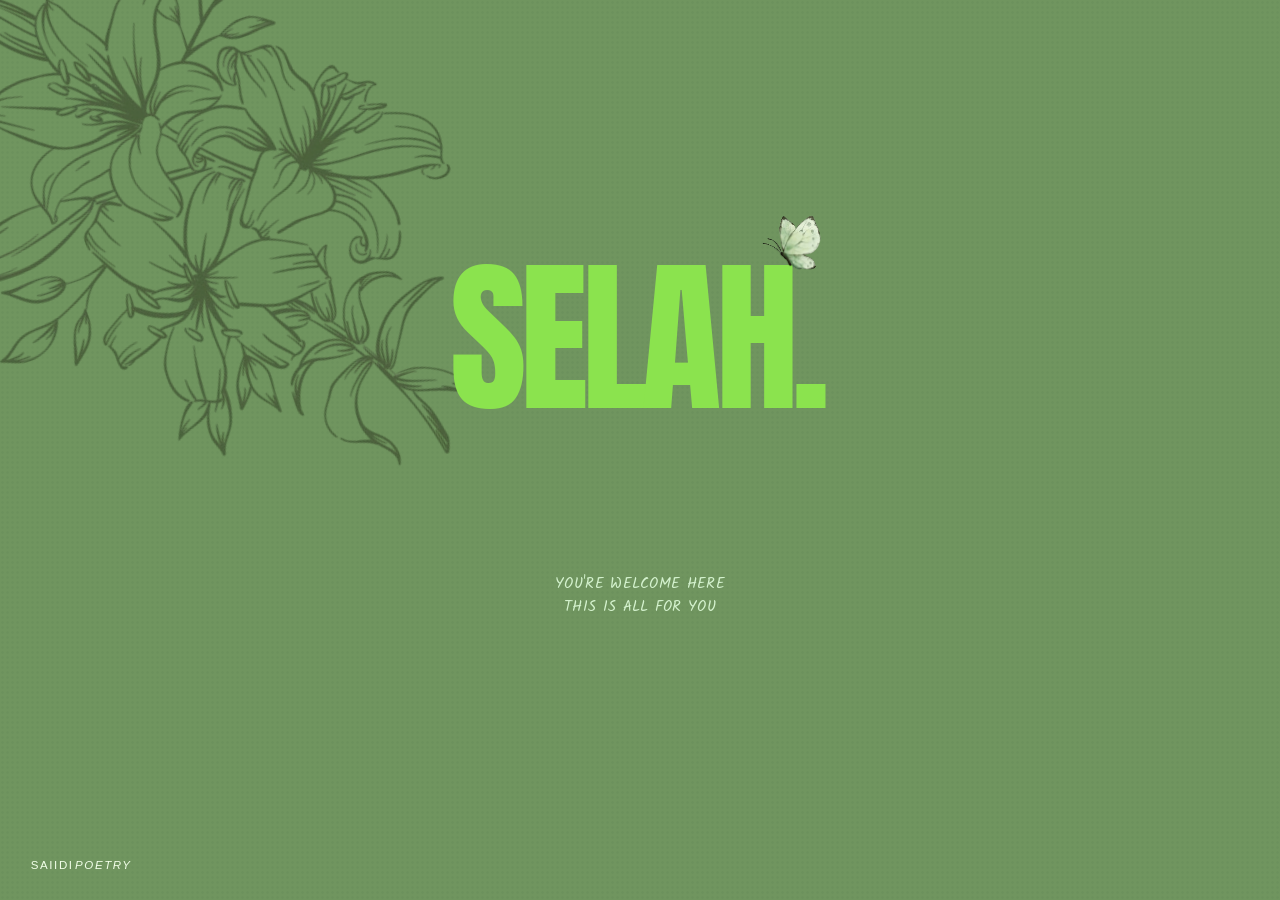
<file: index.html>
<!doctype html>
<html lang="en">
  <head>
    <meta charset="UTF-8" />
    <meta name="viewport" content="width=device-width, initial-scale=1.0" />
    <meta name="description" content="Saiidi Poetry — a quiet place for words." />
    <title>Selah. | Saiidi Poetry</title>
    <link rel="preconnect" href="https://fonts.googleapis.com" />
    <link rel="preconnect" href="https://fonts.gstatic.com" crossorigin />
    <link href="https://fonts.googleapis.com/css2?family=Anton&family=Kalam:wght@400;700&display=swap" rel="stylesheet" />
    <link rel="stylesheet" href="styles.css" />
  </head>
  <body>
    <main class="hero" aria-labelledby="page-title">
      <img class="botanical botanical-left" src="floral.png" alt="" aria-hidden="true" />

      <div class="content">
        <div class="butterfly" aria-hidden="true">
          <span class="wing wing-left"></span>
          <span class="wing wing-right"></span>
          <span class="butterfly-body"></span>
        </div>
        <h1 id="page-title"><a href="linger.html" aria-label="Enter Selah">SELAH<span>.</span></a></h1>
        <p class="welcome">YOU'RE WELCOME HERE<br />THIS IS ALL FOR YOU</p>
      </div>

      <a class="brand" href="#" aria-label="Saiidi Poetry home">SAIIDI<span>POETRY</span></a>
    </main>
  </body>
</html>
</file>
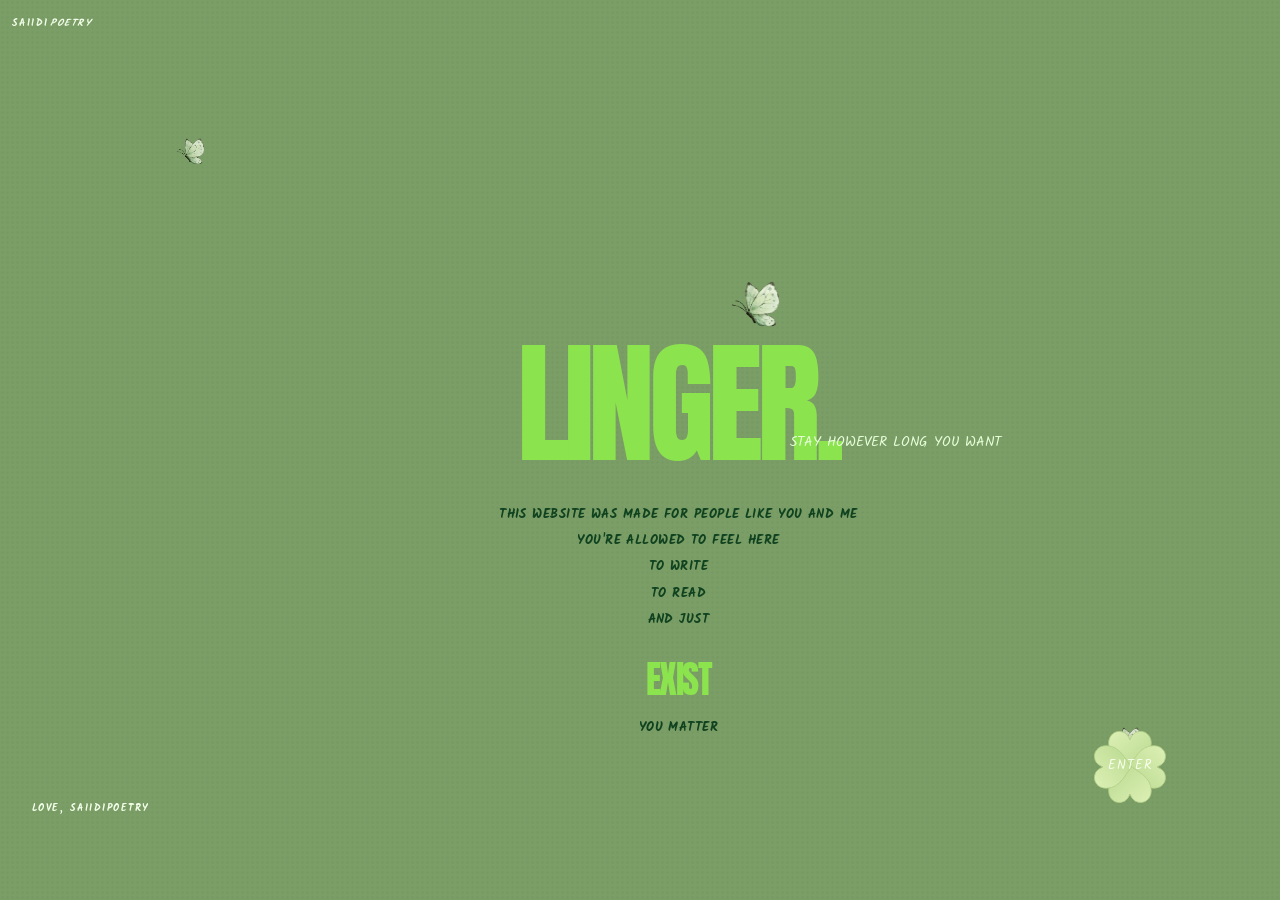
<file: linger.html>
<!doctype html>
<html lang="en">
  <head>
    <meta charset="UTF-8" />
    <meta name="viewport" content="width=device-width, initial-scale=1.0" />
    <meta name="description" content="Linger with Saiidi Poetry." />
    <title>Linger. | Saiidi Poetry</title>
    <link rel="preconnect" href="https://fonts.googleapis.com" />
    <link rel="preconnect" href="https://fonts.gstatic.com" crossorigin />
    <link href="https://fonts.googleapis.com/css2?family=Anton&family=Kalam:wght@400;700&display=swap" rel="stylesheet" />
    <link rel="stylesheet" href="styles.css" />
  </head>
  <body class="linger-page">
    <main class="linger" aria-labelledby="linger-title">
      <a class="linger-brand" href="index.html" aria-label="Return to Saiidi Poetry home">SAIIDI<span>POETRY</span></a>

      <section class="linger-content">
        <div class="linger-butterfly butterfly-main" aria-hidden="true">
          <span class="butterfly-base"></span><span class="linger-wing linger-wing-left"></span><span class="linger-wing linger-wing-right"></span>
        </div>
        <div class="linger-heading">
          <h1 id="linger-title">LINGER.</h1>
          <p>STAY HOWEVER LONG YOU WANT</p>
        </div>

        <div class="linger-copy">
          <p>THIS WEBSITE WAS MADE FOR PEOPLE LIKE YOU AND ME</p>
          <p>YOU'RE ALLOWED TO FEEL HERE</p>
          <p>TO WRITE</p>
          <p>TO READ</p>
          <p>AND JUST</p>
          <p class="exist">EXIST</p>
          <p>YOU MATTER</p>
        </div>
      </section>

      <div class="linger-butterfly butterfly-companion companion-one" aria-hidden="true">
        <span class="butterfly-base"></span><span class="linger-wing linger-wing-left"></span><span class="linger-wing linger-wing-right"></span>
      </div>
      <div class="linger-butterfly butterfly-companion companion-two" aria-hidden="true">
        <span class="butterfly-base"></span><span class="linger-wing linger-wing-left"></span><span class="linger-wing linger-wing-right"></span>
      </div>

      <p class="linger-love">LOVE, SAIIDIPOETRY</p>
      <a class="clover-link" href="where.html" aria-label="Choose where to begin">
        <svg class="clover-graphic" viewBox="0 0 100 100" aria-hidden="true">
          <defs>
            <linearGradient id="leaf-shade" x1="0" y1="0" x2="1" y2="1">
              <stop offset="0" stop-color="#ddf0b6" />
              <stop offset="1" stop-color="#b8d98e" />
            </linearGradient>
          </defs>
          <g fill="url(#leaf-shade)" stroke="#b1cf86" stroke-width="1">
            <path d="M50 52C43 45 24 39 24 21c0-10 8-16 16-14 5 1 8 5 10 10 2-5 5-9 10-10 8-2 16 4 16 14 0 18-19 24-26 31Z" />
            <path d="M50 52C43 45 24 39 24 21c0-10 8-16 16-14 5 1 8 5 10 10 2-5 5-9 10-10 8-2 16 4 16 14 0 18-19 24-26 31Z" transform="rotate(90 50 50)" />
            <path d="M50 52C43 45 24 39 24 21c0-10 8-16 16-14 5 1 8 5 10 10 2-5 5-9 10-10 8-2 16 4 16 14 0 18-19 24-26 31Z" transform="rotate(180 50 50)" />
            <path d="M50 52C43 45 24 39 24 21c0-10 8-16 16-14 5 1 8 5 10 10 2-5 5-9 10-10 8-2 16 4 16 14 0 18-19 24-26 31Z" transform="rotate(270 50 50)" />
          </g>
        </svg>
        <span>ENTER</span>
      </a>
    </main>
  </body>
</html>
</file>
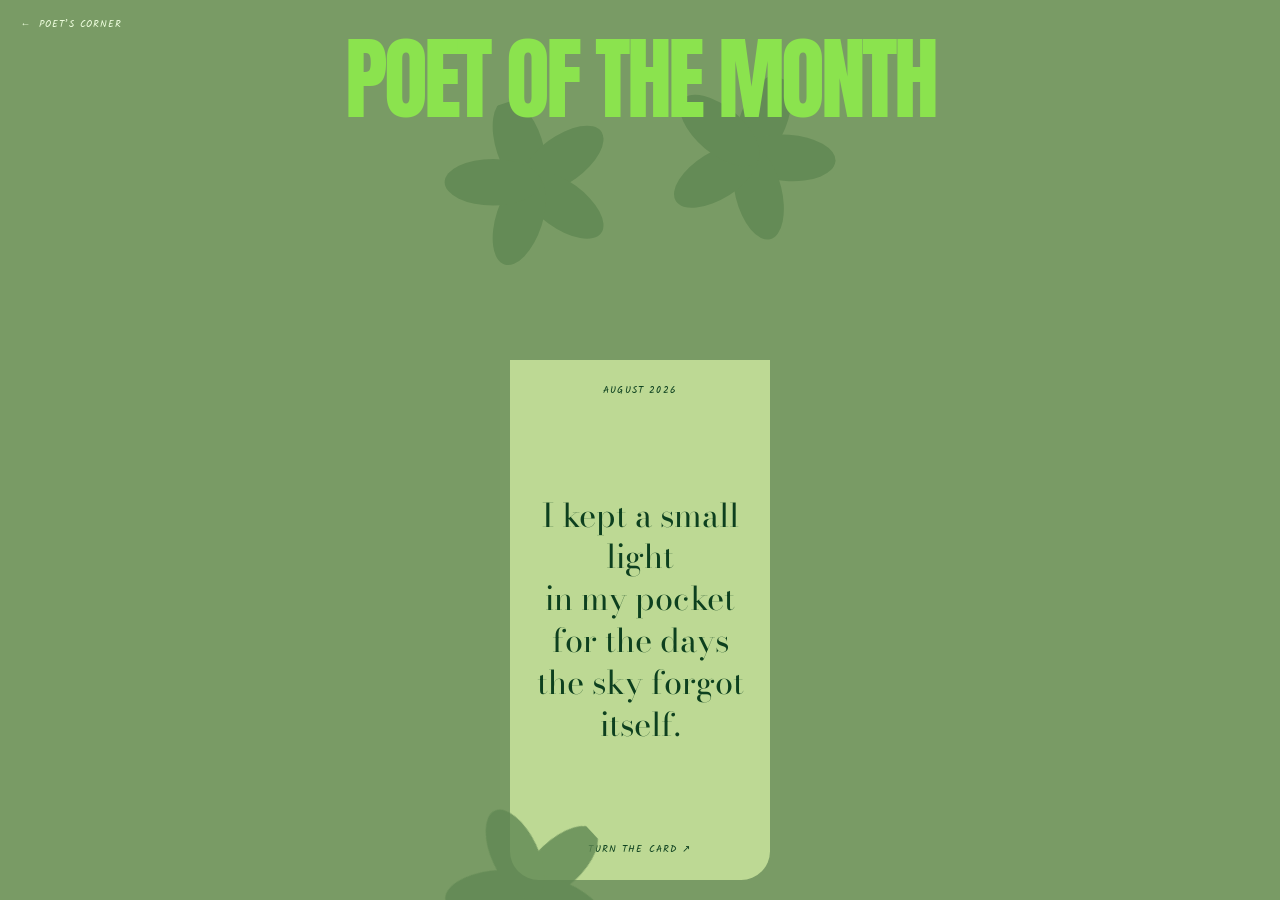
<file: poet-of-the-month.html>
<!doctype html>
<html lang="en">
  <head>
    <meta charset="UTF-8" />
    <meta name="viewport" content="width=device-width, initial-scale=1.0" />
    <meta name="description" content="Poet of the Month at Saiidi Poetry." />
    <title>Poet of the Month | Saiidi Poetry</title>
    <link rel="preconnect" href="https://fonts.googleapis.com" />
    <link rel="preconnect" href="https://fonts.gstatic.com" crossorigin />
    <link href="https://fonts.googleapis.com/css2?family=Anton&family=Bodoni+Moda:opsz,wght@6..96,400;6..96,500&family=Italianno&family=Kalam:wght@400;700&display=swap" rel="stylesheet" />
    <link rel="stylesheet" href="styles.css" />
  </head>
  <body class="spotlight-page">
    <main class="spotlight">
      <section class="spotlight-hero" aria-labelledby="poet-name">
        <a class="spotlight-return" href="poets-corner.html">← <span>POET’S CORNER</span></a>
        <p class="spotlight-title">POET OF THE MONTH</p>
        <svg class="spotlight-bloom bloom-top-left" viewBox="0 0 100 100" aria-hidden="true"><g><ellipse cx="50" cy="27" rx="14" ry="29" /><ellipse cx="50" cy="27" rx="14" ry="29" transform="rotate(72 50 50)" /><ellipse cx="50" cy="27" rx="14" ry="29" transform="rotate(144 50 50)" /><ellipse cx="50" cy="27" rx="14" ry="29" transform="rotate(216 50 50)" /><ellipse cx="50" cy="27" rx="14" ry="29" transform="rotate(288 50 50)" /></g></svg>
        <svg class="spotlight-bloom bloom-top-right" viewBox="0 0 100 100" aria-hidden="true"><g><ellipse cx="50" cy="27" rx="14" ry="29" /><ellipse cx="50" cy="27" rx="14" ry="29" transform="rotate(72 50 50)" /><ellipse cx="50" cy="27" rx="14" ry="29" transform="rotate(144 50 50)" /><ellipse cx="50" cy="27" rx="14" ry="29" transform="rotate(216 50 50)" /><ellipse cx="50" cy="27" rx="14" ry="29" transform="rotate(288 50 50)" /></g></svg>
        <svg class="spotlight-bloom bloom-bottom" viewBox="0 0 100 100" aria-hidden="true"><g><ellipse cx="50" cy="27" rx="14" ry="29" /><ellipse cx="50" cy="27" rx="14" ry="29" transform="rotate(72 50 50)" /><ellipse cx="50" cy="27" rx="14" ry="29" transform="rotate(144 50 50)" /><ellipse cx="50" cy="27" rx="14" ry="29" transform="rotate(216 50 50)" /><ellipse cx="50" cy="27" rx="14" ry="29" transform="rotate(288 50 50)" /></g></svg>
        <button class="spotlight-card" type="button" aria-pressed="false" aria-label="Turn the Poet of the Month card">
          <span class="spotlight-card-inner">
            <span class="spotlight-card-face spotlight-card-front">
              <span class="card-face-label">AUGUST 2026</span>
              <span class="card-poem">I kept a small light<br />in my pocket<br />for the days<br />the sky forgot itself.</span>
              <span class="card-turn">TURN THE CARD ↗</span>
            </span>
            <span class="spotlight-card-face spotlight-card-back">
              <span class="card-face-label">AUGUST 2026</span>
              <!-- Replace Moonwater and this note with the selected poet's pen name and words. -->
              <span class="card-poet" id="poet-name">Moonwater</span>
              <span class="card-note">“This poem started on a day I needed to remember that a little light can still be enough.”</span>
              <span class="card-turn">TURN BACK ↗</span>
            </span>
          </span>
        </button>
      </section>

    </main>
    <script>
      const card = document.querySelector('.spotlight-card');
      card.addEventListener('click', () => {
        const flipped = card.classList.toggle('is-flipped');
        card.setAttribute('aria-pressed', String(flipped));
      });
    </script>
  </body>
</html>
</file>
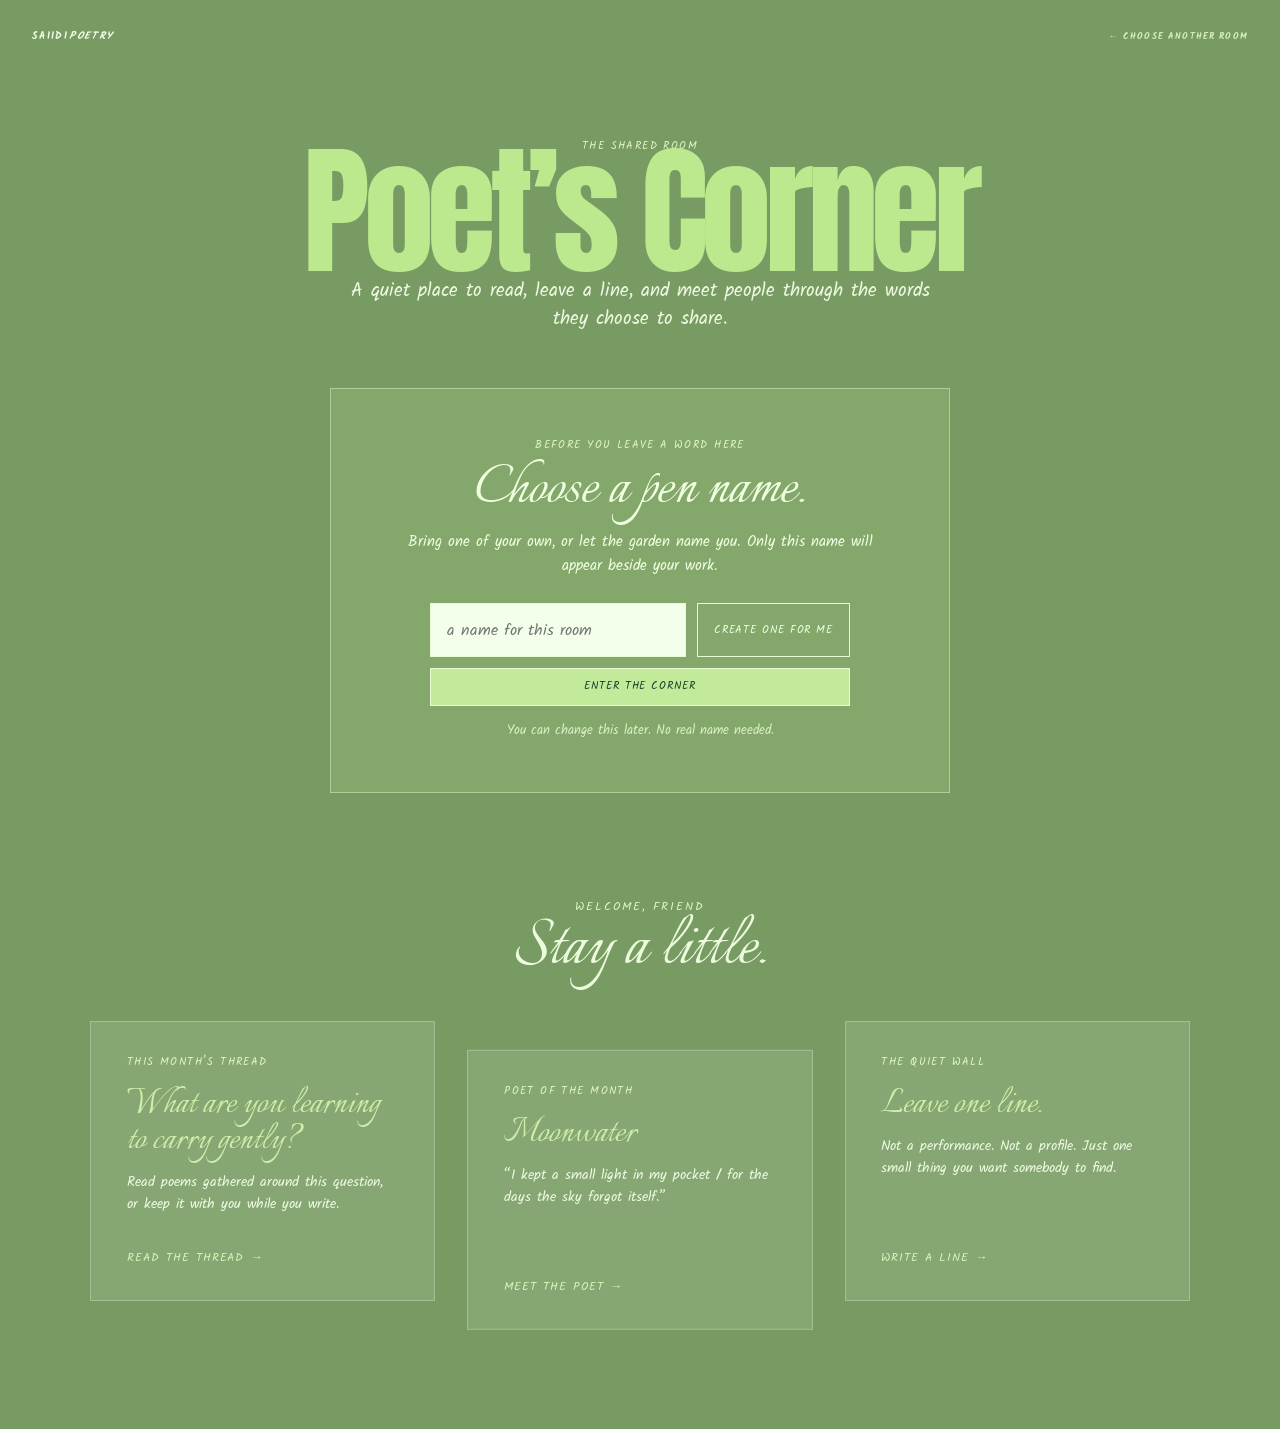
<file: poets-corner.html>
<!doctype html>
<html lang="en">
  <head>
    <meta charset="UTF-8" />
    <meta name="viewport" content="width=device-width, initial-scale=1.0" />
    <meta name="description" content="Poet's Corner — a shared room for anonymous poetry." />
    <title>Poet's Corner | Saiidi Poetry</title>
    <link rel="preconnect" href="https://fonts.googleapis.com" />
    <link rel="preconnect" href="https://fonts.gstatic.com" crossorigin />
    <link href="https://fonts.googleapis.com/css2?family=Anton&family=Bodoni+Moda:opsz,wght@6..96,400;6..96,500&family=Italianno&family=Kalam:wght@400;700&display=swap" rel="stylesheet" />
    <link rel="stylesheet" href="styles.css" />
  </head>
  <body class="corner-page">
    <main class="corner">
      <header class="corner-header">
        <a class="corner-brand" href="index.html">SAIIDI<span>POETRY</span></a>
        <a class="corner-back" href="where.html">← CHOOSE ANOTHER ROOM</a>
      </header>

      <section class="corner-intro" aria-labelledby="corner-title">
        <p class="corner-kicker">THE SHARED ROOM</p>
        <h1 id="corner-title">Poet’s Corner</h1>
        <p class="corner-lede">A quiet place to read, leave a line, and meet people through the words they choose to share.</p>
      </section>

      <section class="pen-name-card" aria-labelledby="pen-name-title">
        <p class="pen-name-eyebrow">BEFORE YOU LEAVE A WORD HERE</p>
        <h2 id="pen-name-title">Choose a pen name.</h2>
        <p>Bring one of your own, or let the garden name you. Only this name will appear beside your work.</p>
        <form class="pen-name-form" id="pen-name-form">
          <label class="sr-only" for="pen-name">Your pen name</label>
          <input id="pen-name" name="pen-name" maxlength="36" autocomplete="off" placeholder="a name for this room" required />
          <button class="pen-generate" type="button" id="pen-generate">CREATE ONE FOR ME</button>
          <button class="pen-submit" type="submit">ENTER THE CORNER</button>
        </form>
        <p class="pen-note" id="pen-note" aria-live="polite">You can change this later. No real name needed.</p>
      </section>

      <section class="corner-room" aria-labelledby="room-title">
        <p class="room-welcome" id="room-welcome">WELCOME, FRIEND</p>
        <h2 id="room-title">Stay a little.</h2>
        <div class="corner-grid">
          <article class="corner-feature theme-feature">
            <p class="feature-label">THIS MONTH’S THREAD</p>
            <h3>What are you learning to carry gently?</h3>
            <p>Read poems gathered around this question, or keep it with you while you write.</p>
            <a href="thread.html">READ THE THREAD →</a>
          </article>
          <article class="corner-feature poet-feature">
            <p class="feature-label">POET OF THE MONTH</p>
            <h3>Moonwater</h3>
            <p>“I kept a small light in my pocket / for the days the sky forgot itself.”</p>
            <a href="poet-of-the-month.html">MEET THE POET →</a>
          </article>
          <article class="corner-feature wall-feature" id="write">
            <p class="feature-label">THE QUIET WALL</p>
            <h3>Leave one line.</h3>
            <p>Not a performance. Not a profile. Just one small thing you want somebody to find.</p>
            <a href="#line">WRITE A LINE →</a>
          </article>
        </div>
      </section>
    </main>

    <script>
      const nameInput = document.querySelector('#pen-name');
      const form = document.querySelector('#pen-name-form');
      const note = document.querySelector('#pen-note');
      const welcome = document.querySelector('#room-welcome');
      const generatedNames = [
        'Moss After Rain', 'Quiet Mercury', 'Sunday Ash', 'Softly, Fern',
        'Blue Hour', 'A Small Wildflower', 'Honeyed Static', 'Cloud Keeper'
      ];
      const savedName = localStorage.getItem('saiidi-pen-name');

      function greet(name) {
        welcome.textContent = `WELCOME, ${name.toUpperCase()}`;
      }

      if (savedName) {
        nameInput.value = savedName;
        greet(savedName);
      }

      document.querySelector('#pen-generate').addEventListener('click', () => {
        const name = generatedNames[Math.floor(Math.random() * generatedNames.length)];
        nameInput.value = name;
        note.textContent = `How does “${name}” feel? You can still make it your own.`;
      });

      form.addEventListener('submit', (event) => {
        event.preventDefault();
        const name = nameInput.value.trim();
        if (!name) return;
        localStorage.setItem('saiidi-pen-name', name);
        greet(name);
        note.textContent = `You are known here as ${name}. Welcome in.`;
        document.querySelector('.corner-room').scrollIntoView({ behavior: 'smooth', block: 'start' });
      });
    </script>
  </body>
</html>
</file>
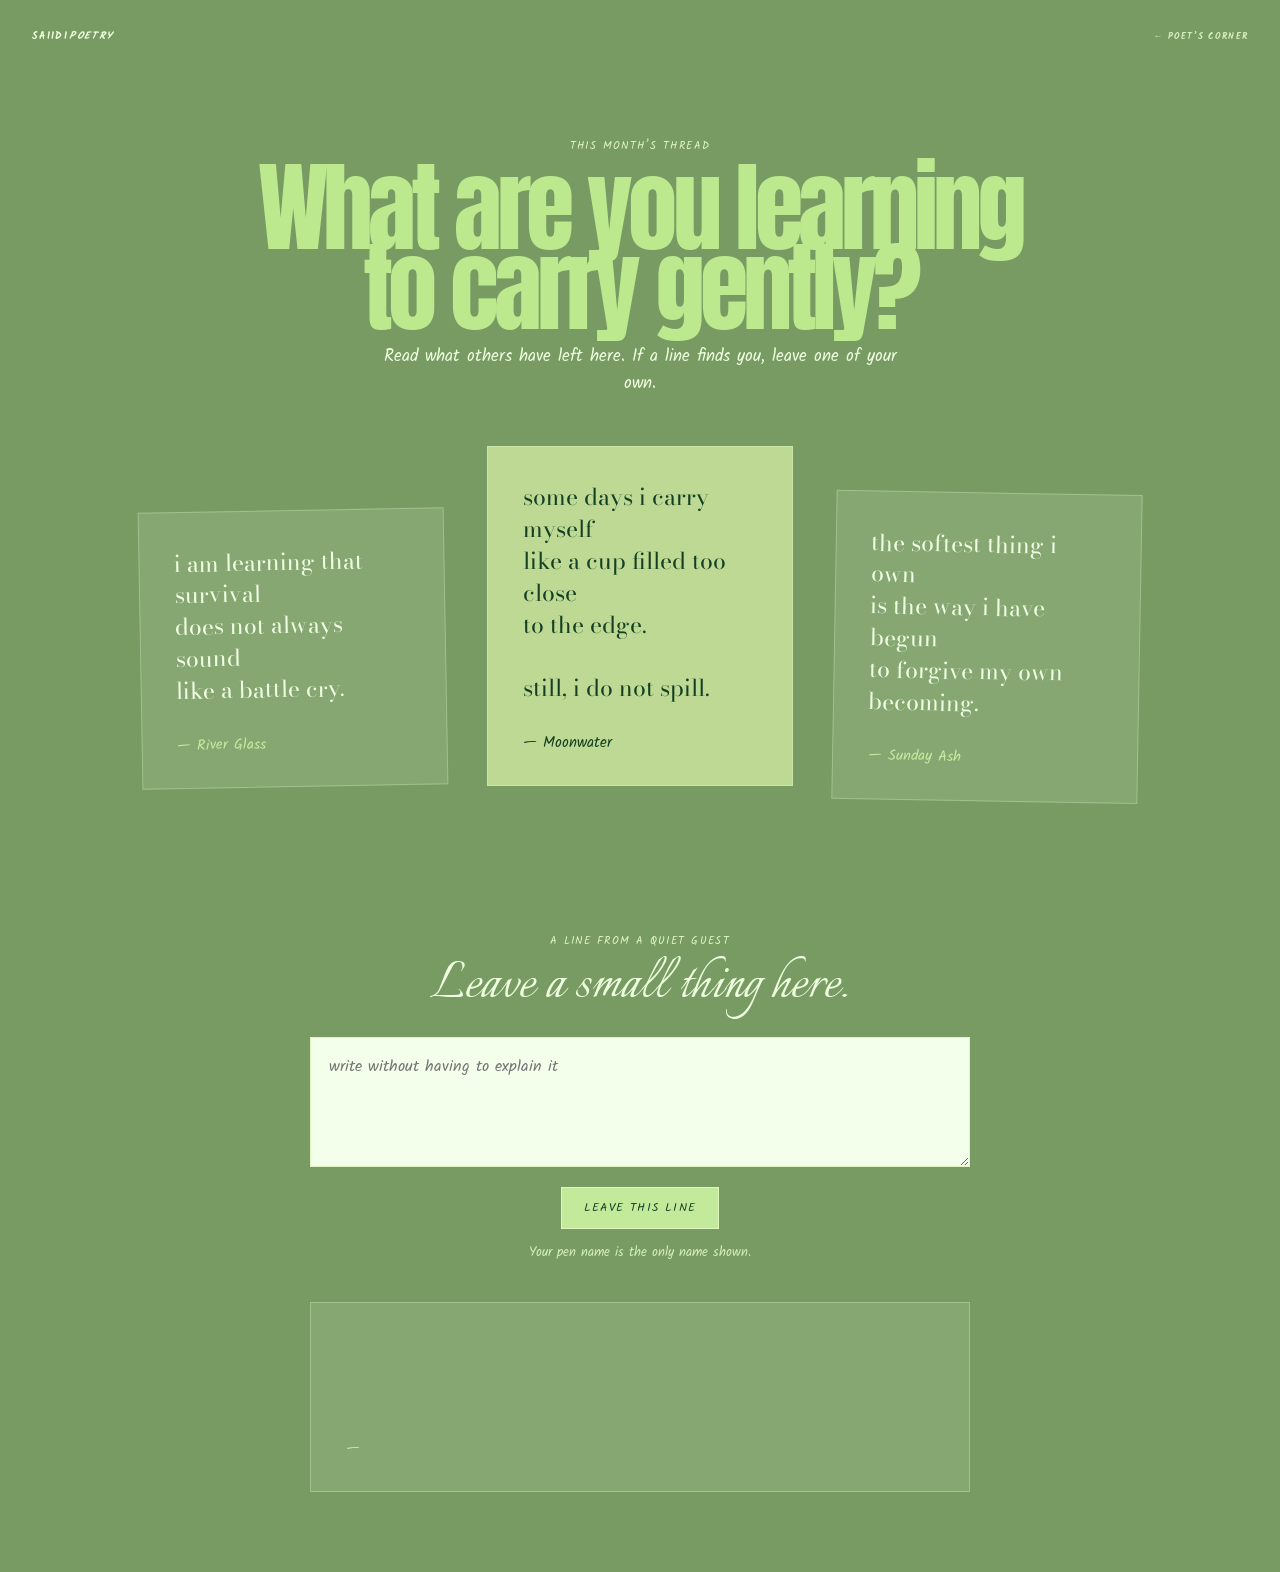
<file: thread.html>
<!doctype html>
<html lang="en">
  <head>
    <meta charset="UTF-8" />
    <meta name="viewport" content="width=device-width, initial-scale=1.0" />
    <meta name="description" content="This month's shared poetry thread at Saiidi Poetry." />
    <title>The Thread | Saiidi Poetry</title>
    <link rel="preconnect" href="https://fonts.googleapis.com" />
    <link rel="preconnect" href="https://fonts.gstatic.com" crossorigin />
    <link href="https://fonts.googleapis.com/css2?family=Anton&family=Bodoni+Moda:opsz,wght@6..96,400;6..96,500&family=Italianno&family=Kalam:wght@400;700&display=swap" rel="stylesheet" />
    <link rel="stylesheet" href="styles.css" />
  </head>
  <body class="thread-page">
    <main class="thread">
      <header class="thread-header">
        <a class="thread-brand" href="index.html">SAIIDI<span>POETRY</span></a>
        <a class="thread-back" href="poets-corner.html">← POET’S CORNER</a>
      </header>

      <section class="thread-intro" aria-labelledby="thread-title">
        <p>THIS MONTH’S THREAD</p>
        <h1 id="thread-title">What are you learning<br />to carry gently?</h1>
        <p class="thread-invitation">Read what others have left here. If a line finds you, leave one of your own.</p>
      </section>

      <section class="thread-lines" aria-label="Poems in this month's thread">
        <article class="thread-line">
          <p>i am learning that survival<br />does not always sound<br />like a battle cry.</p>
          <footer>— <span>River Glass</span></footer>
        </article>
        <article class="thread-line thread-line-featured">
          <p>some days i carry myself<br />like a cup filled too close<br />to the edge.<br /><br />still, i do not spill.</p>
          <footer>— <span>Moonwater</span></footer>
        </article>
        <article class="thread-line">
          <p>the softest thing i own<br />is the way i have begun<br />to forgive my own becoming.</p>
          <footer>— <span>Sunday Ash</span></footer>
        </article>
      </section>

      <section class="leave-line" aria-labelledby="leave-line-title">
        <p class="leave-kicker" id="viewer-name">A LINE FROM YOU</p>
        <h2 id="leave-line-title">Leave a small thing here.</h2>
        <form id="thread-form">
          <label class="sr-only" for="thread-entry">Your line for the thread</label>
          <textarea id="thread-entry" maxlength="280" placeholder="write without having to explain it"></textarea>
          <button type="submit">LEAVE THIS LINE</button>
        </form>
        <p class="thread-form-note" id="thread-form-note">Your pen name is the only name shown.</p>
        <article class="thread-line thread-line-new" id="new-line" hidden>
          <p id="new-line-copy"></p>
          <footer>— <span id="new-line-name"></span></footer>
        </article>
      </section>
    </main>
    <script>
      const penName = localStorage.getItem('saiidi-pen-name') || 'A Quiet Guest';
      const viewerName = document.querySelector('#viewer-name');
      const form = document.querySelector('#thread-form');
      const entry = document.querySelector('#thread-entry');
      const newLine = document.querySelector('#new-line');
      const note = document.querySelector('#thread-form-note');

      viewerName.textContent = `A LINE FROM ${penName.toUpperCase()}`;
      form.addEventListener('submit', (event) => {
        event.preventDefault();
        const text = entry.value.trim();
        if (!text) return;
        document.querySelector('#new-line-copy').textContent = text;
        document.querySelector('#new-line-name').textContent = penName;
        newLine.hidden = false;
        note.textContent = 'Your line is resting here for now.';
        entry.value = '';
        newLine.scrollIntoView({ behavior: 'smooth', block: 'center' });
      });
    </script>
  </body>
</html>
</file>
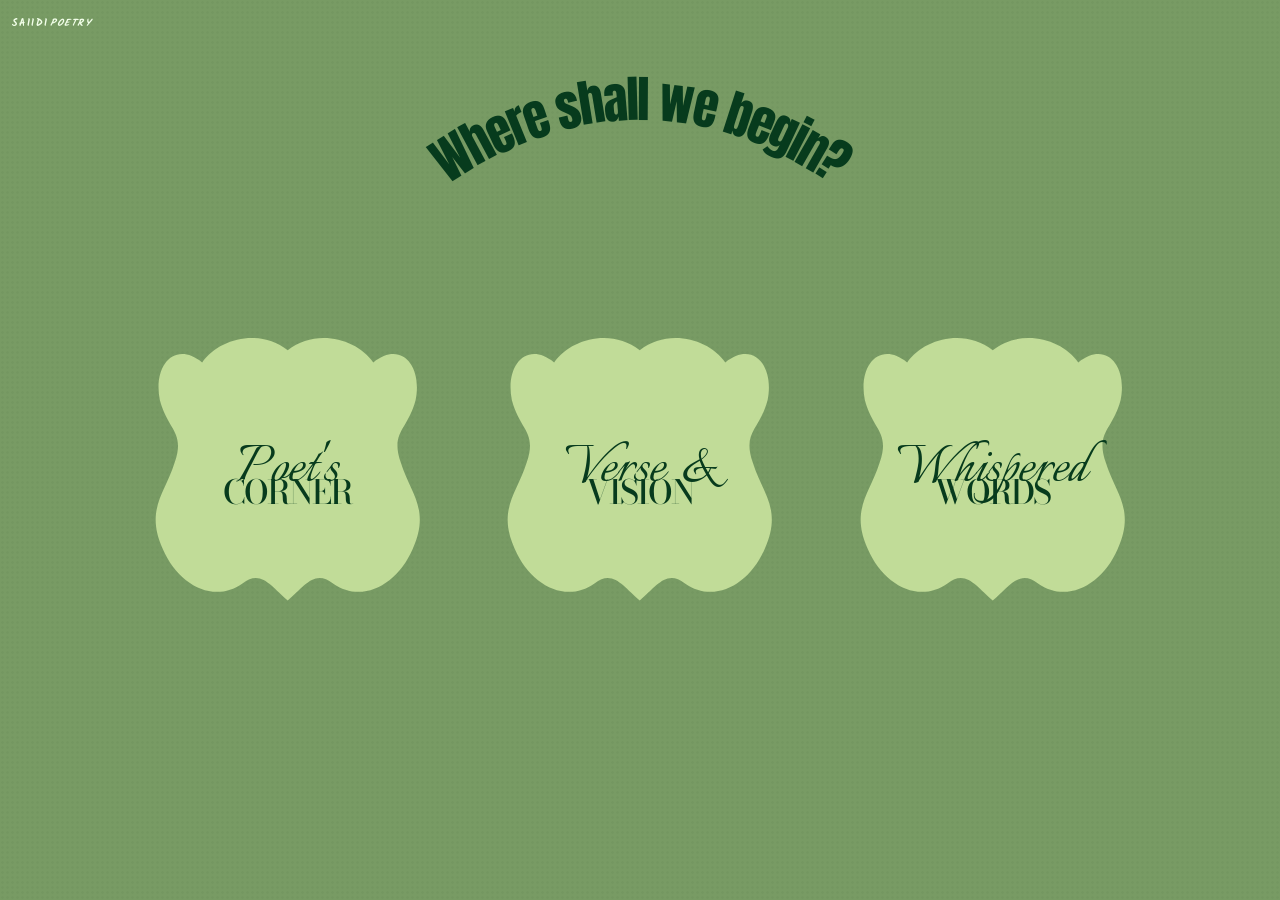
<file: where.html>
<!doctype html>
<html lang="en">
  <head>
    <meta charset="UTF-8" />
    <meta name="viewport" content="width=device-width, initial-scale=1.0" />
    <meta name="description" content="Choose where to begin at Saiidi Poetry." />
    <title>Where shall we begin? | Saiidi Poetry</title>
    <link rel="preconnect" href="https://fonts.googleapis.com" />
    <link rel="preconnect" href="https://fonts.gstatic.com" crossorigin />
    <link href="https://fonts.googleapis.com/css2?family=Anton&family=Bodoni+Moda:opsz,wght@6..96,400;6..96,500&family=Italianno&family=Kalam:wght@400;700&display=swap" rel="stylesheet" />
    <link rel="stylesheet" href="styles.css" />
  </head>
  <body class="where-page">
    <main class="where" aria-labelledby="where-title">
      <a class="where-brand" href="index.html" aria-label="Return to Saiidi Poetry home">SAIIDI<span>POETRY</span></a>

      <svg class="where-heading" viewBox="0 0 1000 250" role="img" aria-labelledby="where-title">
        <defs><path id="where-arc" d="M 155 210 Q 500 -65 845 210" /></defs>
        <text id="where-title"><textPath href="#where-arc" startOffset="50%" text-anchor="middle">Where shall we begin?</textPath></text>
      </svg>

      <nav class="where-choices" aria-label="Writing categories">
        <a class="where-card" href="#poets-corner">
          <svg class="card-shape" viewBox="0 0 280 280" preserveAspectRatio="none" aria-hidden="true"><path d="M140 15C112-7 70 3 53 27C25 5 3 30 10 64C18 94 36 95 25 126C15 157-5 172 13 211C29 247 65 265 94 245C113 231 123 248 140 262C157 248 167 231 186 245C215 265 251 247 267 211C285 172 265 157 255 126C244 95 262 94 270 64C277 30 255 5 227 27C210 3 168-7 140 15Z" /></svg>
          <span class="card-script">Poet's</span><span class="card-serif">CORNER</span>
        </a>
        <a class="where-card" href="#verse-vision">
          <svg class="card-shape" viewBox="0 0 280 280" preserveAspectRatio="none" aria-hidden="true"><path d="M140 15C112-7 70 3 53 27C25 5 3 30 10 64C18 94 36 95 25 126C15 157-5 172 13 211C29 247 65 265 94 245C113 231 123 248 140 262C157 248 167 231 186 245C215 265 251 247 267 211C285 172 265 157 255 126C244 95 262 94 270 64C277 30 255 5 227 27C210 3 168-7 140 15Z" /></svg>
          <span class="card-script">Verse &amp;</span><span class="card-serif">VISION</span>
        </a>
        <a class="where-card" href="#whispered-words">
          <svg class="card-shape" viewBox="0 0 280 280" preserveAspectRatio="none" aria-hidden="true"><path d="M140 15C112-7 70 3 53 27C25 5 3 30 10 64C18 94 36 95 25 126C15 157-5 172 13 211C29 247 65 265 94 245C113 231 123 248 140 262C157 248 167 231 186 245C215 265 251 247 267 211C285 172 265 157 255 126C244 95 262 94 270 64C277 30 255 5 227 27C210 3 168-7 140 15Z" /></svg>
          <span class="card-script">Whispered</span><span class="card-serif">WORDS</span>
        </a>
      </nav>

      <section class="gateway-overlay" id="poets-corner" role="dialog" aria-labelledby="poets-corner-title">
        <a class="gateway-close" href="#where-title" aria-label="Close introduction">×</a>
        <div class="gateway-panel">
          <p class="gateway-kicker">POET'S CORNER</p>
          <h2 id="poets-corner-title">A place for poems to meet you.</h2>
          <p>Come in for the pieces that are still becoming, the ones that have stayed, and the words that make room for yours too.</p>
          <a class="gateway-enter" href="poets-corner.html">ENTER</a>
        </div>
      </section>

      <section class="gateway-overlay" id="verse-vision" role="dialog" aria-labelledby="verse-vision-title">
        <a class="gateway-close" href="#where-title" aria-label="Close introduction">×</a>
        <div class="gateway-panel">
          <p class="gateway-kicker">VERSE &amp; VISION</p>
          <h2 id="verse-vision-title">Where words become a little more visible.</h2>
          <p>Poetry, image, texture, and feeling gathered in one place. Stay with a piece long enough to see what it reveals.</p>
          <a class="gateway-enter" href="#where-title">ENTER</a>
        </div>
      </section>

      <section class="gateway-overlay" id="whispered-words" role="dialog" aria-labelledby="whispered-words-title">
        <a class="gateway-close" href="#where-title" aria-label="Close introduction">×</a>
        <div class="gateway-panel">
          <p class="gateway-kicker">WHISPERED WORDS</p>
          <h2 id="whispered-words-title">For the softer things you need to hear.</h2>
          <p>Small reflections, intimate letters, and the words that speak quietly but stay with you for a long time.</p>
          <a class="gateway-enter" href="#where-title">ENTER</a>
        </div>
      </section>
    </main>
  </body>
</html>
</file>
<file: styles.css>
:root {
  --leaf: #70955f;
  --ink: #d9f2c9;
  --lime: #8be34e;
}

* { box-sizing: border-box; }

html, body { min-height: 100%; }

body {
  margin: 0;
  min-width: 280px;
  color: var(--ink);
  background: var(--leaf);
  font-family: "FF Providence Sans", "Helvetica Neue", Arial, sans-serif;
}

.hero {
  background: var(--leaf);
  min-height: 100svh;
  overflow: hidden;
  isolation: isolate;
  position: relative;
}

.hero::before {
  content: "";
  position: absolute;
  inset: 0;
  opacity: .11;
  background-image: radial-gradient(ellipse at center, rgba(45, 84, 50, .5) 0 1px, transparent 1.6px);
  background-size: 5px 5px;
  pointer-events: none;
}

.botanical {
  position: absolute;
  z-index: -1;
  width: clamp(430px, 48vw, 770px);
  opacity: .64;
}

.botanical-left { top: -10%; left: -9%; transform: rotate(-19deg); }
.botanical { display: block; height: auto; }

.content {
  position: absolute;
  top: 49.5%;
  left: 50%;
  transform: translate(-50%, -50%);
  text-align: center;
}

h1 {
  font: 400 clamp(5.1rem, 13vw, 12.5rem)/.78 "Anton", Impact, sans-serif;
  letter-spacing: -.04em;
  margin: 0;
}

h1 a { color: var(--lime); text-decoration: none; }
h1 a:hover { color: #a5f46b; }
h1 a:focus-visible { outline: 2px solid #f2ffe9; outline-offset: .12em; }
h1 span { letter-spacing: 0; }

.welcome {
  margin: clamp(8rem, 19vh, 13rem) 0 0;
  color: #d4f2ce;
  font-family: "Kalam", cursive;
  font-size: clamp(.7rem, 1.2vw, 1.05rem);
  font-weight: 400;
  letter-spacing: .02em;
  line-height: 1.45;
  white-space: nowrap;
}

.butterfly {
  position: absolute;
  width: clamp(72px, 8vw, 130px);
  aspect-ratio: 360 / 506;
  top: clamp(-6.5rem, -8vw, -4rem);
  right: clamp(-1.5rem, -1vw, -.4rem);
  transform-origin: 55% 68%;
  animation: butterfly-flight 9s cubic-bezier(.45, .05, .55, .95) infinite;
}

.butterfly span {
  position: absolute;
  inset: 0;
  background: url("butterfly.png") center / 100% 100% no-repeat;
}

.wing { z-index: 2; will-change: transform; }
.wing-left {
  clip-path: polygon(36% 39%, 49% 42%, 53% 66%, 47% 78%, 38% 75%, 32% 61%);
  transform-origin: 48% 72%;
  animation: left-wing 1.9s ease-in-out infinite;
}
.wing-right {
  clip-path: polygon(46% 42%, 73% 45%, 83% 62%, 80% 80%, 57% 87%, 47% 76%);
  transform-origin: 48% 72%;
  animation: right-wing 1.9s ease-in-out infinite;
}
.butterfly-body {
  z-index: 1;
}

@keyframes left-wing {
  0%, 100% { transform: rotate(0deg); }
  50% { transform: rotate(-7deg); }
}

@keyframes right-wing {
  0%, 100% { transform: rotate(0deg); }
  50% { transform: rotate(7deg); }
}

@keyframes butterfly-flight {
  0%, 100% { transform: translate3d(0, 0, 0) rotate(-20deg); }
  22% { transform: translate3d(-5px, -10px, 0) rotate(-17deg); }
  48% { transform: translate3d(4px, -17px, 0) rotate(-21deg); }
  73% { transform: translate3d(8px, -7px, 0) rotate(-18deg); }
}

.brand {
  color: #f2ffe9;
  font-size: clamp(.62rem, .9vw, .88rem);
  font-weight: 500;
  letter-spacing: .14em;
  text-decoration: none;
}

.brand { position: absolute; left: clamp(1.1rem, 2.4vw, 3.5rem); bottom: clamp(1.1rem, 2.3vw, 2.5rem); }
.brand span { font-style: italic; margin-left: .12em; }

@media (max-width: 600px) {
  .botanical-left { top: -2%; left: -65%; width: 650px; }
  .content { left: 55%; top: 47%; }
  .welcome { margin-top: 7.5rem; }
}

/* Where shall we begin? page */
.where-page { background: #789b64; }
.where {
  min-height: 100svh;
  position: relative;
  overflow: hidden;
  padding: clamp(.75rem, .9vw, 1.25rem);
  background: #789b64;
}
.where::before {
  content: "";
  position: absolute;
  inset: 0;
  opacity: .11;
  background-image: radial-gradient(ellipse at center, rgba(45, 84, 50, .5) 0 1px, transparent 1.6px);
  background-size: 5px 5px;
  pointer-events: none;
}
.where-brand {
  position: relative;
  z-index: 1;
  color: #f2ffe9;
  font: 600 clamp(.62rem, .72vw, .78rem)/1 "FF Providence Sans", "Kalam", sans-serif;
  letter-spacing: .15em;
  text-decoration: none;
}
.where-brand span { margin-left: .12em; font-style: italic; }
.where-heading {
  position: absolute;
  width: min(660px, 72vw);
  height: auto;
  top: 8%;
  left: 50%;
  transform: translateX(-50%);
  overflow: visible;
}
.where-heading text {
  fill: #073b1d;
  font: 400 76px/1 "Anton", Impact, sans-serif;
  letter-spacing: -.04em;
}
.where-choices {
  position: absolute;
  top: 53%;
  left: 50%;
  width: min(980px, 88vw);
  display: grid;
  grid-template-columns: repeat(3, 1fr);
  gap: clamp(2rem, 6vw, 7rem);
  transform: translate(-50%, -50%);
}
.where-card {
  position: relative;
  aspect-ratio: 1 / 1.03;
  display: grid;
  place-content: center;
  color: #073b1d;
  text-align: center;
  text-decoration: none;
  transition: transform .25s ease;
  animation: choice-float 6s ease-in-out infinite;
}
.where-card:nth-child(2) { animation-delay: -2s; }
.where-card:nth-child(3) { animation-delay: -4s; }
.where-card:hover { animation-play-state: paused; transform: translateY(-9px) rotate(1.5deg); }
.where-card:focus-visible { outline: 2px solid #efffdc; outline-offset: .55rem; }
.card-shape { position: absolute; inset: 0; width: 100%; height: 100%; fill: #c1dc98; }
.where-card span { position: relative; z-index: 1; display: block; }
.card-script { margin-bottom: -.2em; font: 400 clamp(2.9rem, 5.1vw, 5.7rem)/.7 "Italianno", cursive; }
.card-serif { font: 500 clamp(1.65rem, 2.6vw, 3rem)/.9 "Bodoni Moda", Georgia, serif; letter-spacing: -.06em; }

.gateway-overlay {
  position: fixed;
  z-index: 10;
  inset: 0;
  display: grid;
  place-items: center;
  padding: 1.5rem;
  visibility: hidden;
  opacity: 0;
  pointer-events: none;
  background: rgba(39, 68, 43, .26);
  backdrop-filter: blur(15px) saturate(.75);
  -webkit-backdrop-filter: blur(15px) saturate(.75);
  transition: opacity .45s ease, visibility .45s ease;
}
.gateway-overlay:target { visibility: visible; opacity: 1; pointer-events: auto; }
.gateway-panel {
  width: min(620px, 100%);
  padding: clamp(2.2rem, 5vw, 5rem);
  border: 1px solid rgba(233, 255, 214, .38);
  background: rgba(111, 147, 89, .88);
  box-shadow: 0 1.5rem 4rem rgba(11, 45, 22, .18);
  color: #efffdc;
  text-align: center;
  transform: translateY(18px) scale(.98);
  transition: transform .45s cubic-bezier(.2, .8, .2, 1);
}
.gateway-overlay:target .gateway-panel { transform: translateY(0) scale(1); }
.gateway-kicker { margin: 0 0 1.2rem; color: #bce98d; font: 400 clamp(1.4rem, 2.7vw, 2.7rem)/1 "Anton", Impact, sans-serif; letter-spacing: .02em; }
.gateway-panel h2 { margin: 0; color: #f4ffe9; font: 400 clamp(2.1rem, 4.5vw, 4.4rem)/.98 "Italianno", cursive; }
.gateway-panel > p:not(.gateway-kicker) { max-width: 35rem; margin: 1.5rem auto 2rem; color: #e8f8d9; font: 400 clamp(.9rem, 1.25vw, 1.15rem)/1.65 "Kalam", cursive; }
.gateway-enter {
  display: inline-block;
  padding: .8rem 1.55rem;
  border: 1px solid #e9ffda;
  color: #f7ffed;
  font: 400 .95rem/1 "Kalam", cursive;
  letter-spacing: .12em;
  text-decoration: none;
  transition: background .2s ease, color .2s ease;
}
.gateway-enter:hover { color: #315c35; background: #e9ffda; }
.gateway-close { position: absolute; top: 1.2rem; right: 1.6rem; color: #efffdc; font: 300 2.2rem/1 Arial, sans-serif; text-decoration: none; }

@keyframes choice-float {
  0%, 100% { transform: translateY(0) rotate(0deg); }
  50% { transform: translateY(-10px) rotate(.8deg); }
}

@media (prefers-reduced-motion: reduce) {
  .where-card { animation: none; }
}

@media (max-width: 700px) {
  .where-heading { top: 10%; width: 92vw; }
  .where-heading text { font-size: 76px; }
  .where-choices { top: 55%; grid-template-columns: 1fr; width: min(260px, 70vw); gap: .8rem; }
  .where-card { aspect-ratio: 1.25 / 1; }
}

/* Monthly Thread */
.thread-page { background: #789b64; }
.thread { min-height: 100svh; padding: clamp(1rem, 2.5vw, 3rem); color: #123f22; background: #789b64; }
.thread-header { display: flex; justify-content: space-between; align-items: center; }
.thread-brand, .thread-back { color: #efffdf; font: 600 clamp(.65rem, .78vw, .82rem)/1 "FF Providence Sans", "Kalam", sans-serif; letter-spacing: .13em; text-decoration: none; }
.thread-brand span { margin-left: .12em; font-style: italic; }
.thread-back { color: #d5eebd; font-size: clamp(.56rem, .65vw, .72rem); }
.thread-intro { max-width: 850px; margin: clamp(4.5rem, 11vh, 9rem) auto clamp(3rem, 8vh, 7rem); text-align: center; }
.thread-intro > p:first-child, .leave-kicker { margin: 0; color: #dff5bf; font: 400 clamp(.65rem, .85vw, .88rem)/1 "Kalam", cursive; letter-spacing: .13em; }
.thread-intro h1 { margin: .9rem 0 1rem; color: #bce98d; font: 400 clamp(3.5rem, 7.7vw, 8rem)/.82 "Anton", Impact, sans-serif; letter-spacing: -.05em; }
.thread-invitation { max-width: 34rem; margin: 0 auto; color: #efffdf; font: 400 clamp(1rem, 1.35vw, 1.25rem)/1.55 "Kalam", cursive; }
.thread-lines { width: min(1000px, 100%); margin: 0 auto; display: grid; grid-template-columns: repeat(3, 1fr); align-items: start; gap: clamp(1rem, 3.2vw, 3.5rem); }
.thread-line { min-height: 250px; padding: clamp(1.5rem, 2.7vw, 2.6rem); display: flex; flex-direction: column; justify-content: space-between; border: 1px solid rgba(236, 255, 217, .28); background: rgba(224, 246, 196, .13); }
.thread-line:nth-child(1) { transform: translateY(2.5rem) rotate(-1deg); }
.thread-line:nth-child(3) { transform: translateY(1.4rem) rotate(1deg); }
.thread-line p { margin: 0; color: #f1ffe4; font: 400 clamp(1.2rem, 1.8vw, 1.9rem)/1.38 "Bodoni Moda", Georgia, serif; }
.thread-line footer { margin-top: 2rem; color: #c7eaa2; font: 400 .92rem/1 "Kalam", cursive; }
.thread-line-featured { min-height: 315px; background: #bdd994; transform: translateY(-1.5rem) !important; }
.thread-line-featured p, .thread-line-featured footer { color: #143f22; }
.leave-line { width: min(660px, 100%); margin: clamp(6rem, 14vh, 12rem) auto 3rem; text-align: center; }
.leave-line h2 { margin: .7rem 0 1.5rem; color: #efffdf; font: 400 clamp(3rem, 5vw, 5.2rem)/.85 "Italianno", cursive; }
.leave-line textarea { width: 100%; min-height: 130px; padding: 1.1rem; border: 1px solid #dff5bf; resize: vertical; outline: none; color: #143f22; background: #f3ffea; font: 400 1rem/1.5 "Kalam", cursive; }
.leave-line textarea:focus { box-shadow: 0 0 0 3px rgba(218, 248, 183, .35); }
.leave-line button { margin-top: 1rem; padding: .9rem 1.35rem; border: 1px solid #dff5bf; color: #174528; background: #c3e99a; font: 400 .75rem/1 "Kalam", cursive; letter-spacing: .1em; cursor: pointer; }
.thread-form-note { color: #d5eebd; font: 400 .82rem/1.5 "Kalam", cursive; }
.thread-line-new { margin-top: 2.5rem; min-height: 190px; text-align: left; transform: none !important; }

@media (max-width: 700px) {
  .thread-header { align-items: flex-start; gap: 1rem; }
  .thread-back { max-width: 9rem; line-height: 1.35; text-align: right; }
  .thread-lines { grid-template-columns: 1fr; }
  .thread-line, .thread-line-featured { min-height: 220px; transform: none !important; }
}

/* Poet of the Month spotlight */
.spotlight-page { margin: 0; background: #789b64; color: #123f22; }
.spotlight { min-height: 100svh; }
.spotlight-hero {
  min-height: 100svh;
  position: relative;
  display: grid;
  place-items: end center;
  overflow: hidden;
  background: #799b65;
}
.spotlight-back {
  position: absolute;
  z-index: 2;
  top: clamp(1rem, 2vw, 2rem);
  left: clamp(1rem, 2vw, 2rem);
  color: #f0ffe3;
  font: 400 clamp(.65rem, .8vw, .82rem)/1 "Kalam", cursive;
  letter-spacing: .1em;
  text-decoration: none;
}
.spotlight-title {
  position: absolute;
  z-index: 3;
  top: clamp(1.2rem, 3.5vw, 3.5rem);
  left: 50%;
  width: 100%;
  margin: 0;
  color: #8be34e;
  font: 400 clamp(3.15rem, 7vw, 7.5rem)/.78 "Anton", Impact, sans-serif;
  letter-spacing: -.045em;
  text-align: center;
  transform: translateX(-50%);
}
.spotlight-return {
  position: absolute;
  z-index: 4;
  top: clamp(1rem, 1.6vw, 1.6rem);
  left: clamp(1rem, 1.6vw, 1.6rem);
  display: inline-flex;
  align-items: center;
  gap: .45rem;
  color: #efffdf;
  font: 400 clamp(.62rem, .75vw, .78rem)/1 "Kalam", cursive;
  letter-spacing: .1em;
  text-decoration: none;
  transition: opacity .2s ease, transform .2s ease;
}
.spotlight-return:hover { opacity: .72; transform: translateX(-3px); }
.spotlight-return:focus-visible { outline: 2px solid #efffdf; outline-offset: .35rem; }
.spotlight-card {
  z-index: 1;
  width: min(260px, 25vw);
  min-height: min(82svh, 520px);
  margin-bottom: clamp(1.25rem, 2.2vh, 2.2rem);
  padding: 0;
  border: 0;
  color: #0d401f;
  background: transparent;
  cursor: pointer;
  perspective: 1100px;
  text-align: center;
}
.spotlight-card-inner { position: relative; display: block; width: 100%; min-height: inherit; transform-style: preserve-3d; transition: transform .8s cubic-bezier(.2, .7, .2, 1); }
.spotlight-card.is-flipped .spotlight-card-inner { transform: rotateY(180deg); }
.spotlight-card-face {
  position: absolute;
  inset: 0;
  display: flex;
  flex-direction: column;
  align-items: center;
  justify-content: center;
  padding: clamp(1.2rem, 2vw, 2rem);
  background: #bdd994;
  border-radius: 0 0 1.8rem 1.8rem;
  backface-visibility: hidden;
  -webkit-backface-visibility: hidden;
}
.spotlight-card-back { transform: rotateY(180deg); background: #cce8a6; }
.card-face-label, .card-turn { font: 400 clamp(.6rem, .72vw, .75rem)/1 "Kalam", cursive; letter-spacing: .12em; }
.card-face-label { position: absolute; top: clamp(1.1rem, 2vw, 1.8rem); }
.card-turn { position: absolute; bottom: clamp(1.1rem, 2vw, 1.8rem); }
.card-poem { font: 400 clamp(1.65rem, 2.55vw, 2.7rem)/1.28 "Bodoni Moda", Georgia, serif; }
.card-poet { margin: .6rem 0 1.2rem; font: 400 clamp(3rem, 5vw, 5rem)/.8 "Italianno", cursive; }
.card-note { max-width: 12rem; font: 400 clamp(.82rem, 1vw, 1rem)/1.55 "Kalam", cursive; }
.spotlight-card:focus-visible { outline: 2px solid #f4ffe8; outline-offset: .5rem; }
.spotlight-bloom {
  position: absolute;
  width: clamp(105px, 13vw, 205px);
  aspect-ratio: 1;
  opacity: .8;
  z-index: 2;
}
.spotlight-bloom g { fill: #608853; }
.bloom-top-left { top: 11%; left: calc(50% - min(15vw, 235px)); transform: rotate(-18deg); }
.bloom-top-right { top: 8%; right: auto; left: calc(50% + min(2vw, 28px)); transform: rotate(22deg); }
.bloom-bottom { bottom: -8%; left: calc(50% - min(15vw, 235px)); transform: rotate(47deg); }
.spotlight-story { width: min(940px, calc(100% - 3rem)); margin: 0 auto; padding: clamp(4rem, 9vw, 9rem) 0; }
.spotlight-story header { max-width: 620px; margin: 0 auto clamp(3rem, 6vw, 6rem); text-align: center; }
.story-kicker, .story-label { margin: 0; color: #648c56; font: 400 clamp(.65rem, .8vw, .82rem)/1 "Kalam", cursive; letter-spacing: .13em; }
.spotlight-story h2 { margin: 1rem 0 0; font: 400 clamp(3rem, 6vw, 6.5rem)/.85 "Italianno", cursive; }
.story-columns { display: grid; grid-template-columns: 1fr 1fr; gap: clamp(3rem, 10vw, 10rem); }
.story-columns section { border-top: 1px solid #b8d29c; padding-top: 1.35rem; }
.poem-copy { font: 400 clamp(1.6rem, 2.8vw, 2.8rem)/1.25 "Bodoni Moda", Georgia, serif; }
.story-columns section > p:not(.story-label) { color: #285331; font: 400 clamp(.95rem, 1.3vw, 1.15rem)/1.75 "Kalam", cursive; }
.story-note { color: #638957 !important; font-size: .9em !important; }

@media (max-width: 650px) {
  .spotlight-hero { min-height: 100svh; }
  .spotlight-title { top: 5.5rem; font-size: clamp(2.6rem, 12vw, 4.2rem); }
  .spotlight-card { width: 220px; min-height: min(75svh, 500px); }
  .bloom-top-left { left: -5%; }
  .bloom-top-right { right: -6%; }
  .bloom-bottom { left: -8%; }
  .story-columns { grid-template-columns: 1fr; gap: 2.5rem; }
}

/* Poet's Corner */
.corner-page { background: #789b64; }
.corner {
  min-height: 100svh;
  padding: clamp(1rem, 2.5vw, 3rem);
  color: #083c1e;
  background: #789b64;
}
.corner-header { display: flex; align-items: center; justify-content: space-between; }
.corner-brand, .corner-back {
  color: #f1ffe5;
  font: 600 clamp(.65rem, .78vw, .82rem)/1 "FF Providence Sans", "Kalam", sans-serif;
  letter-spacing: .13em;
  text-decoration: none;
}
.corner-brand span { margin-left: .12em; font-style: italic; }
.corner-back { color: #d5eebd; font-size: clamp(.56rem, .65vw, .72rem); }
.corner-intro { max-width: 760px; margin: clamp(4rem, 11vh, 8rem) auto 0; text-align: center; }
.corner-kicker, .pen-name-eyebrow, .feature-label { margin: 0; color: #dff5bf; font: 400 clamp(.62rem, .85vw, .88rem)/1 "Kalam", cursive; letter-spacing: .13em; }
.corner-intro h1 { margin: .3rem 0 .7rem; color: #bce98d; font: 400 clamp(5rem, 11vw, 11rem)/.78 "Anton", Impact, sans-serif; letter-spacing: -.045em; }
.corner-lede { max-width: 37rem; margin: 0 auto; color: #edf9df; font: 400 clamp(1rem, 1.45vw, 1.32rem)/1.5 "Kalam", cursive; }
.pen-name-card {
  width: min(620px, 100%);
  margin: clamp(2.5rem, 6vh, 5rem) auto;
  padding: clamp(1.7rem, 4vw, 3.7rem);
  border: 1px solid rgba(236, 255, 217, .42);
  background: rgba(187, 220, 145, .18);
  color: #efffdf;
  text-align: center;
}
.pen-name-card h2 { margin: .6rem 0; font: 400 clamp(2.7rem, 5.2vw, 5.2rem)/.9 "Italianno", cursive; }
.pen-name-card > p:not(.pen-name-eyebrow):not(.pen-note) { margin: 0 auto 1.5rem; max-width: 30rem; font: 400 clamp(.88rem, 1.2vw, 1.12rem)/1.6 "Kalam", cursive; }
.pen-name-form { display: grid; grid-template-columns: 1fr auto; gap: .7rem; max-width: 420px; margin: 0 auto; }
.pen-name-form input { min-width: 0; padding: .85rem 1rem; border: 1px solid #e7fad0; outline: none; color: #123f22; background: #f3ffea; font: 400 1rem "Kalam", cursive; }
.pen-name-form input:focus { box-shadow: 0 0 0 3px rgba(218, 248, 183, .35); }
.pen-generate, .pen-submit { border: 1px solid #e7fad0; padding: .75rem 1rem; color: #efffdf; background: transparent; font: 400 .7rem/1 "Kalam", cursive; letter-spacing: .08em; cursor: pointer; }
.pen-generate { white-space: nowrap; }
.pen-submit { grid-column: 1 / -1; background: #c3e99a; color: #174528; }
.pen-note { min-height: 1.5em; margin: 1rem 0 0; color: #dcefc7; font: 400 .8rem/1.45 "Kalam", cursive; }
.corner-room { width: min(1100px, 100%); margin: clamp(5rem, 12vh, 10rem) auto 2rem; padding-bottom: 4rem; text-align: center; }
.room-welcome { margin: 0; color: #dff5bf; font: 400 .78rem/1 "Kalam", cursive; letter-spacing: .15em; }
.corner-room > h2 { margin: .35rem 0 2.5rem; color: #ecfbdc; font: 400 clamp(3.5rem, 6vw, 6rem)/.8 "Italianno", cursive; }
.corner-grid { display: grid; grid-template-columns: repeat(3, 1fr); gap: clamp(1rem, 2.5vw, 2.5rem); text-align: left; }
.corner-feature { min-height: 280px; padding: clamp(1.5rem, 2.8vw, 2.6rem); display: flex; flex-direction: column; align-items: flex-start; border: 1px solid rgba(233, 255, 214, .28); background: rgba(238, 255, 218, .12); }
.corner-feature:nth-child(2) { transform: translateY(1.8rem); }
.corner-feature h3 { margin: 1.2rem 0 .8rem; color: #d0edaa; font: 400 clamp(2.25rem, 3.2vw, 3.35rem)/.88 "Italianno", cursive; }
.corner-feature p:not(.feature-label) { margin: 0; color: #eefae1; font: 400 clamp(.86rem, 1.1vw, 1rem)/1.55 "Kalam", cursive; }
.corner-feature a { margin-top: auto; padding-top: 1.5rem; color: #d5f5b4; font: 400 .76rem/1 "Kalam", cursive; letter-spacing: .08em; text-decoration: none; }
.corner-feature a:hover { color: #fff; }
.sr-only { position: absolute; width: 1px; height: 1px; padding: 0; margin: -1px; overflow: hidden; clip: rect(0, 0, 0, 0); white-space: nowrap; border: 0; }

@media (max-width: 700px) {
  .corner-header { align-items: flex-start; gap: 1rem; }
  .corner-back { max-width: 9rem; text-align: right; line-height: 1.35; }
  .corner-intro { margin-top: 4rem; }
  .pen-name-form { grid-template-columns: 1fr; }
  .pen-generate { grid-row: 2; }
  .corner-grid { grid-template-columns: 1fr; }
  .corner-feature:nth-child(2) { transform: none; }
}

@media (prefers-reduced-motion: reduce) {
  .butterfly, .wing, .linger-butterfly { animation: none; }
}

/* Linger page */
.linger-page { background: #7b9d66; }

.linger {
  min-height: 100svh;
  position: relative;
  overflow: hidden;
  isolation: isolate;
  padding: clamp(.75rem, .9vw, 1.25rem);
  color: #0f421f;
  background: #7b9d66;
}

.linger::before {
  content: "";
  position: absolute;
  inset: 0;
  opacity: .11;
  background-image: radial-gradient(ellipse at center, rgba(45, 84, 50, .5) 0 1px, transparent 1.6px);
  background-size: 5px 5px;
  pointer-events: none;
}

.linger > * { z-index: 1; }

.linger-brand, .linger-love {
  color: #f2ffe9;
  font-family: "FF Providence Sans", "Kalam", "Helvetica Neue", Arial, sans-serif;
  font-size: clamp(.62rem, .72vw, .78rem);
  font-weight: 600;
  letter-spacing: .15em;
}

.linger-brand { text-decoration: none; }
.linger-brand span { font-style: italic; margin-left: .12em; }

.linger-content {
  position: absolute;
  width: min(700px, calc(100% - 2rem));
  top: 61%;
  left: 53%;
  transform: translate(-50%, -50%);
  text-align: center;
}

.linger-heading { position: relative; }
.linger-heading h1 {
  margin: 0;
  color: #8be34e;
  font: 400 clamp(4.7rem, 10.5vw, 10rem)/.75 "Anton", Impact, sans-serif;
  letter-spacing: -.045em;
  text-align: center;
}
.linger-heading p {
  position: absolute;
  left: calc(50% + clamp(7rem, 7.4vw, 8rem));
  bottom: .2em;
  margin: 0;
  color: #e6ffd9;
  font: 400 clamp(.65rem, 1.1vw, 1rem)/1.2 "Kalam", cursive;
  white-space: nowrap;
}

.linger-butterfly {
  position: absolute;
  width: clamp(66px, 6.6vw, 102px);
  aspect-ratio: 360 / 506;
  pointer-events: none;
}

.linger-butterfly span {
  position: absolute;
  inset: 0;
  background: url("butterfly.png") center / 100% 100% no-repeat;
}

.butterfly-base { z-index: 1; }
.linger-wing { z-index: 2; transform-origin: 48% 72%; }
.linger-wing-left {
  clip-path: polygon(34% 38%, 53% 40%, 56% 69%, 47% 80%, 35% 76%, 30% 59%);
  animation: linger-left-wing 1.55s ease-in-out infinite;
}
.linger-wing-right {
  clip-path: polygon(45% 40%, 76% 43%, 85% 62%, 80% 82%, 56% 88%, 45% 76%);
  animation: linger-right-wing 1.55s ease-in-out infinite;
}

@keyframes linger-left-wing {
  0%, 100% { transform: rotate(0deg); }
  50% { transform: rotate(-5deg); }
}

@keyframes linger-right-wing {
  0%, 100% { transform: rotate(0deg); }
  50% { transform: rotate(5deg); }
}

.butterfly-main {
  top: clamp(-7.6rem, -8.5vw, -5.5rem);
  left: 55%;
  animation: linger-butterfly-flight 24s cubic-bezier(.42, 0, .28, 1) infinite;
}

@keyframes linger-butterfly-flight {
  0% { transform: translate3d(0, 0, 0) rotate(-15deg); }
  16% { transform: translate3d(24vw, -23vh, 0) rotate(8deg); }
  35% { transform: translate3d(42vw, 5vh, 0) rotate(12deg); }
  55% { transform: translate3d(14vw, 32vh, 0) rotate(-6deg); }
  74% { transform: translate3d(-36vw, 20vh, 0) rotate(-13deg); }
  90% { transform: translate3d(-41vw, -16vh, 0) rotate(-9deg); }
  100% { transform: translate3d(0, 0, 0) rotate(-15deg); }
}

.butterfly-companion { width: clamp(42px, 3.8vw, 64px); opacity: .9; }
.companion-one {
  top: 13%; left: 13%;
  animation: companion-one-flight 13s ease-in-out infinite;
}
.companion-two {
  right: 10%; bottom: 14%;
  animation: companion-two-flight 16s ease-in-out infinite;
}
@keyframes companion-one-flight {
  0%, 100% { transform: translate3d(0, 0, 0) rotate(18deg); }
  50% { transform: translate3d(14vw, 10vh, 0) rotate(4deg); }
}
@keyframes companion-two-flight {
  0%, 100% { transform: translate3d(0, 0, 0) rotate(-28deg); }
  50% { transform: translate3d(-16vw, -14vh, 0) rotate(-8deg); }
}

@media (prefers-reduced-motion: reduce) {
  .linger-butterfly, .linger-wing { animation: none; }
}

.linger-copy { margin-top: clamp(2rem, 4vw, 4rem); }
.linger-copy p {
  margin: .55em 0;
  font: 700 clamp(.7rem, 1vw, 1rem)/1.5 "Kalam", cursive;
  letter-spacing: .035em;
}
.linger-copy .exist {
  margin-top: .85em;
  color: #8be34e;
  font: 400 clamp(1.8rem, 2.9vw, 3rem)/1 "Anton", Impact, sans-serif;
  letter-spacing: -.04em;
}

.linger-love { position: absolute; left: clamp(1.25rem, 2.5vw, 2.8rem); bottom: clamp(1.25rem, 5.8vw, 6rem); }

.clover-link {
  --clover: #c5e49d;
  position: absolute;
  right: clamp(1.5rem, 8.5vw, 10rem);
  bottom: clamp(1.25rem, 7.2vw, 7.4rem);
  width: clamp(74px, 6.4vw, 100px);
  aspect-ratio: 1;
  display: grid;
  place-items: center;
  color: #f7ffec;
  font: 400 clamp(.65rem, 1vw, .92rem)/1 "Kalam", cursive;
  letter-spacing: .08em;
  text-decoration: none;
  isolation: isolate;
  transition: transform .25s ease;
}
.clover-graphic {
  position: absolute;
  inset: 0;
  width: 100%;
  height: 100%;
}
.clover-link span { position: relative; z-index: 1; }
.clover-link:hover { transform: translateY(-5px) rotate(4deg); }
.clover-link:focus-visible { outline: 2px solid #f7ffec; outline-offset: .4rem; }

@media (max-width: 600px) {
  .linger-content { left: 50%; top: 54%; }
  .linger-heading p { position: static; margin-top: .8rem; white-space: normal; }
  .linger-butterfly { left: 35%; }
  .linger-copy { margin-top: 2.7rem; }
  .clover-link { right: 1.5rem; bottom: 2.5rem; }
}
</file>
